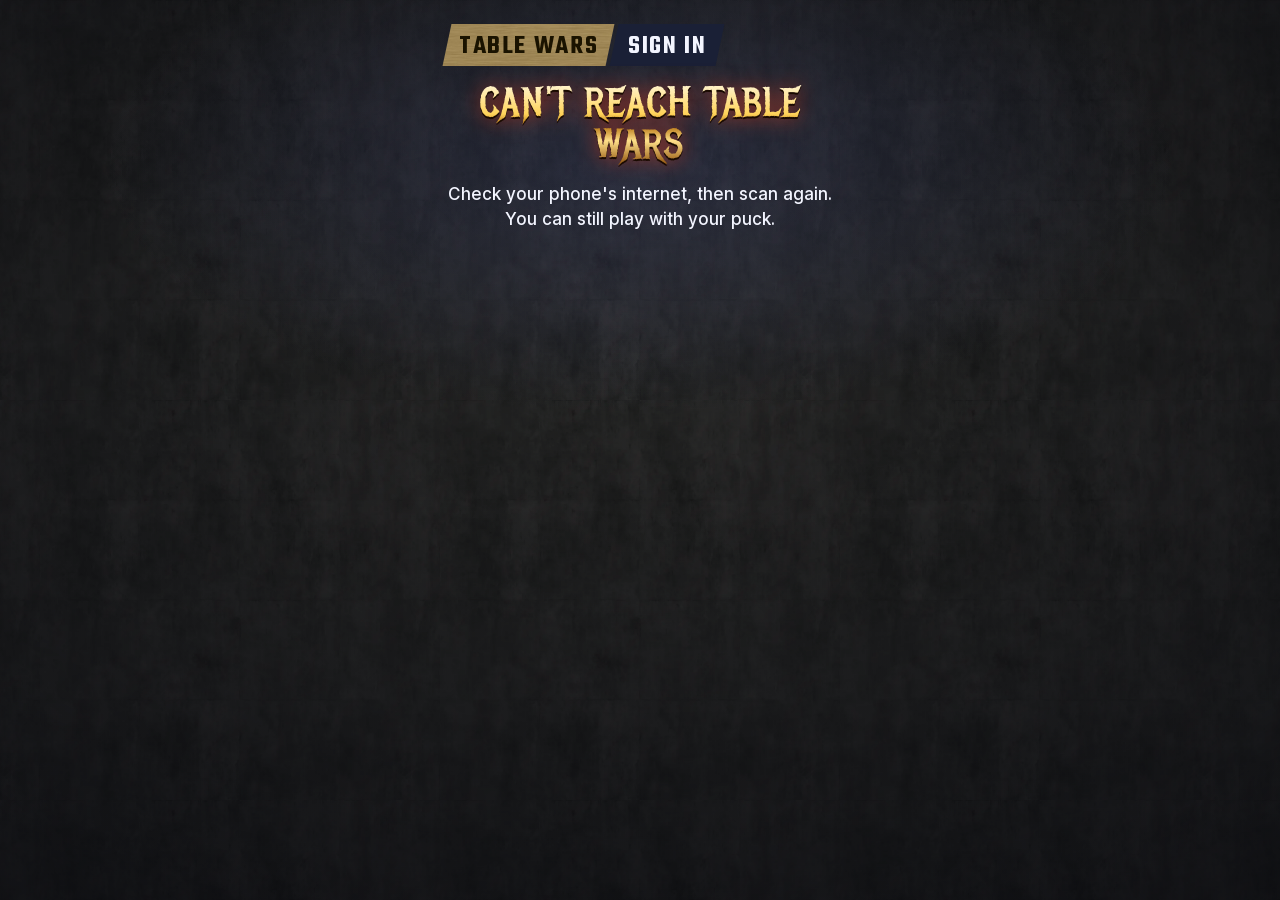
<file: index.html>
<!doctype html>
<html lang="en">
<head>
  <script>/* the page is served for /s/<CODE> too (GitHub Pages 404.html): every file loads from the site's own folder */
  (function () { var p = location.pathname, i = p.search(/\/(s|f)\//); document.write('<base href="' + (i >= 0 ? p.slice(0, i + 1) : p.replace(/[^/]*$/, '')) + '">'); })();</script>
<meta charset="utf-8">
<meta name="viewport" content="width=device-width, initial-scale=1, viewport-fit=cover">
<meta name="theme-color" content="#07080d">
<meta name="robots" content="noindex">
<title>Sign In · Table Wars</title>
<!-- THE PLAYER SITE: what a Table Wars seat QR opens (/s/<CODE>?seat=S) on any internet, mobile data included.
     Plain static files: every font and picture is in this folder. 404.html is this same page (GitHub Pages
     serves it for /s/<CODE>), so the base below points the files at the folder whatever the address is. -->
<script>
  (function () {
    var p = location.pathname, m = p.match(/^(.*?\/)(?:s|f|link)(?:\/[^\/]*)?\/?$/);
    document.write('<base href="' + (m ? m[1] : p.replace(/[^\/]*$/, '')) + '">');
  })();
</script>
<link rel="stylesheet" href="fonts/fonts.css">
<link rel="stylesheet" href="style.css">
</head>
<body>
<main id="app" class="pg"><div class="bug"><b><i>TABLE WARS</i></b><span><i>SIGN IN</i></span></div></main>
<div class="tabs" id="tabs" hidden><nav><a data-tab="card" href="#card"><i>MY CARD</i></a><a data-tab="friends" href="#friends"><i>FRIENDS</i></a><a data-tab="settings" href="#settings"><i>SETTINGS</i></a></nav></div>
<script src="config.js"></script>
<script src="landing.js"></script>
<script src="card.js"></script>
<script src="formats.js"></script>
<script src="qrcode.js"></script>
<script src="app.js"></script>
</body>
</html>
</file>
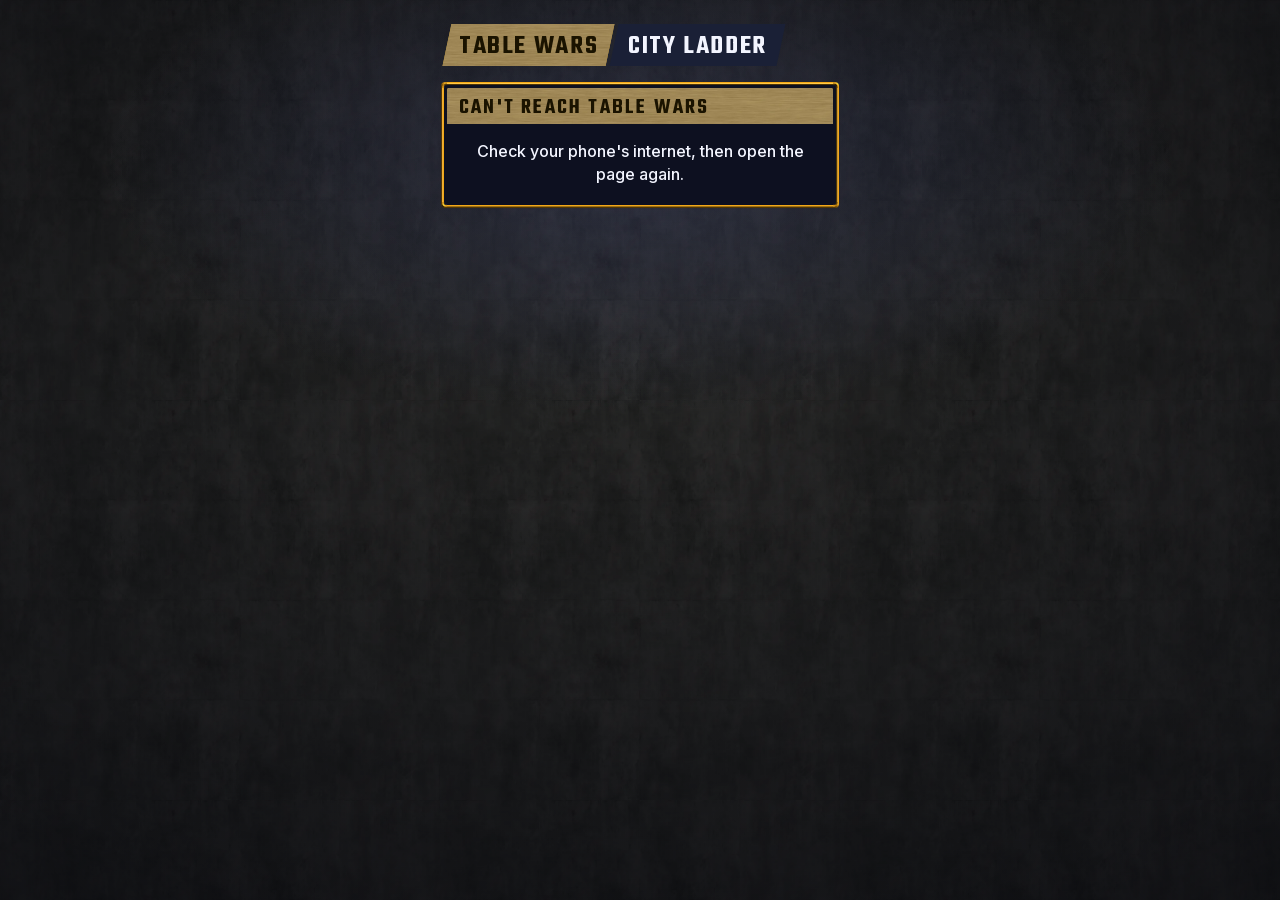
<file: city.html>
<!doctype html>
<html lang="en">
<head>
<meta charset="utf-8">
<meta name="viewport" content="width=device-width, initial-scale=1, viewport-fit=cover">
<meta name="theme-color" content="#07080d">
<meta name="robots" content="noindex">
<title>City Ladder · Table Wars</title>
<!-- G3 THE CITY LADDER (Austin 2026-11-10, the seven-features page feature 6): city.html lists the cities with 3 or more
     Table Wars venues; city.html?c=<city key> is that city's ladder this month (LAST MONTH one tap away): each venue's
     online wins against the other venues of the city, the losses beside them (the tie rule: fewer losses, then who
     got there first). ?v=<venue> lights that venue's row. Plain static files; the page asks tw_lad_phone with the
     public anon key (config.js). -->
<link rel="stylesheet" href="fonts/fonts.css">
<link rel="stylesheet" href="style.css">
<style>
  #ladder .row b, #cities .row b { white-space:normal; overflow-wrap:anywhere; line-height:1.05; }
  #ladder .row .pl { font:800 26px/1 var(--mono); color:var(--brass); min-width:34px; text-align:center; }
  #ladder .row { grid-template-columns:auto minmax(0, 1fr) auto; }
  #ladder .months { display:flex; gap:8px; justify-content:center; padding:10px 12px 8px; }
  #ladder .months .tlink { font:600 18px/1 var(--label); letter-spacing:.06em; color:var(--gold); background:#14110a; border:0; border-radius:6px; padding:8px 12px 5px; cursor:pointer; }
  #ladder .months + .row { border-top:1px solid var(--line); }
  #ladder .row .w { font:700 22px/1 var(--mono); color:var(--gold); white-space:nowrap; }
</style>
</head>
<body>
<main id="app" class="pg"><div class="bug"><b><i>TABLE WARS</i></b><span><i>CITY LADDER</i></span></div></main>
<script src="config.js"></script>
<script src="landing.js"></script>
<script src="city.js"></script>
</body>
</html>
</file>
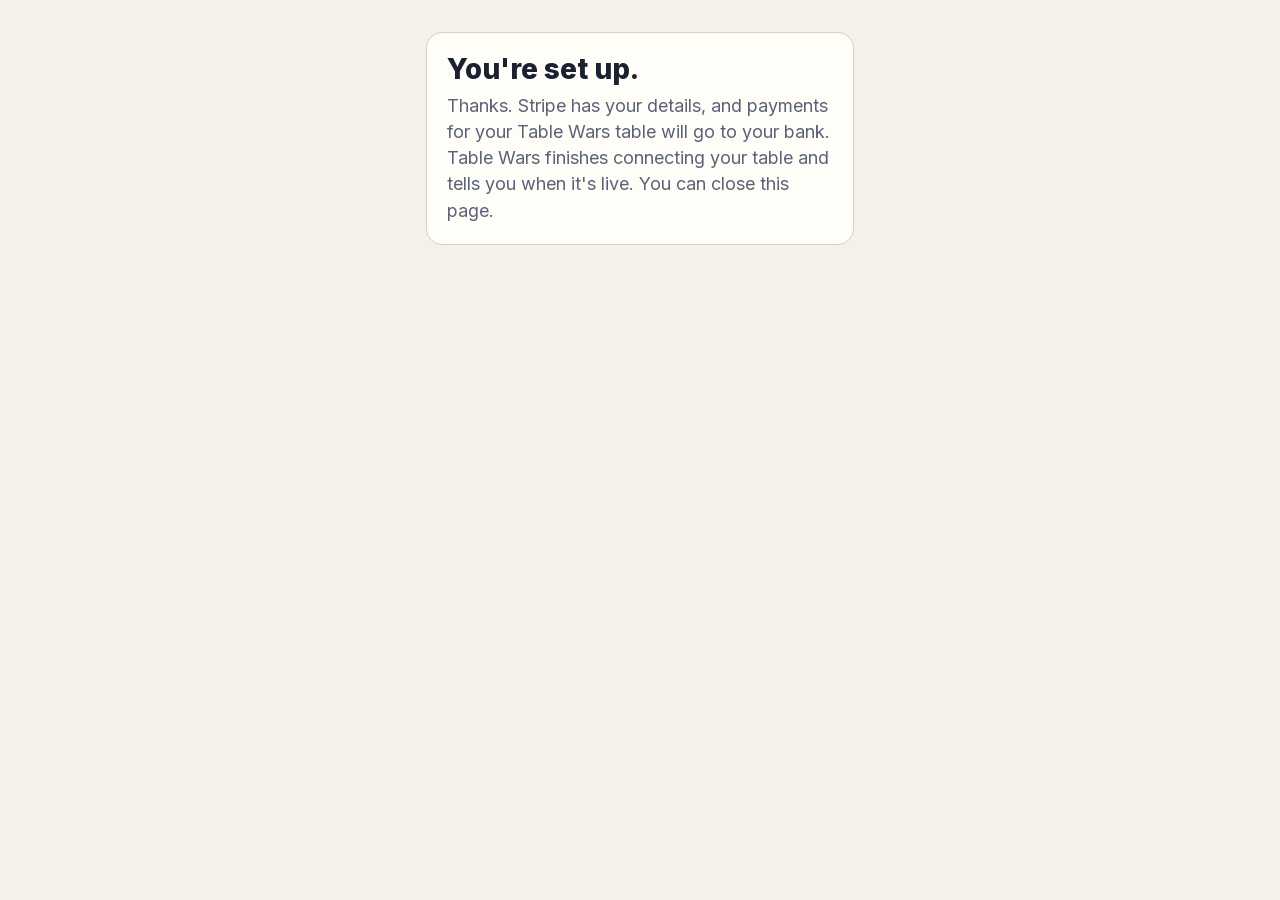
<file: connect-done.html>
<!doctype html>
<html lang="en">
<head>
<meta charset="utf-8">
<meta name="viewport" content="width=device-width, initial-scale=1">
<title>Table Wars: All Set</title>
<link rel="stylesheet" href="fonts/fonts.css">
<style>
:root { --bg:#f4f1ea; --card:#fffdf8; --ink:#1b2130; --dim:#5a6377; --line:#d8d0c0; --body:"Inter", "Helvetica Neue", Arial, sans-serif; }
* { box-sizing:border-box; margin:0; }
body { background:var(--bg); color:var(--ink); font:400 18px/1.45 var(--body); }
main { max-width:460px; margin:0 auto; padding:32px 16px; }
section { background:var(--card); border:1px solid var(--line); border-radius:16px; padding:20px; }
h1 { font:800 28px/1.15 var(--body); margin-bottom:8px; }
p { color:var(--dim); }
</style>
</head>
<body><main><section><h1>You're set up.</h1><p>Thanks. Stripe has your details, and payments for your Table Wars table will go to your bank. Table Wars finishes connecting your table and tells you when it's live. You can close this page.</p></section></main></body>
</html>
</file>
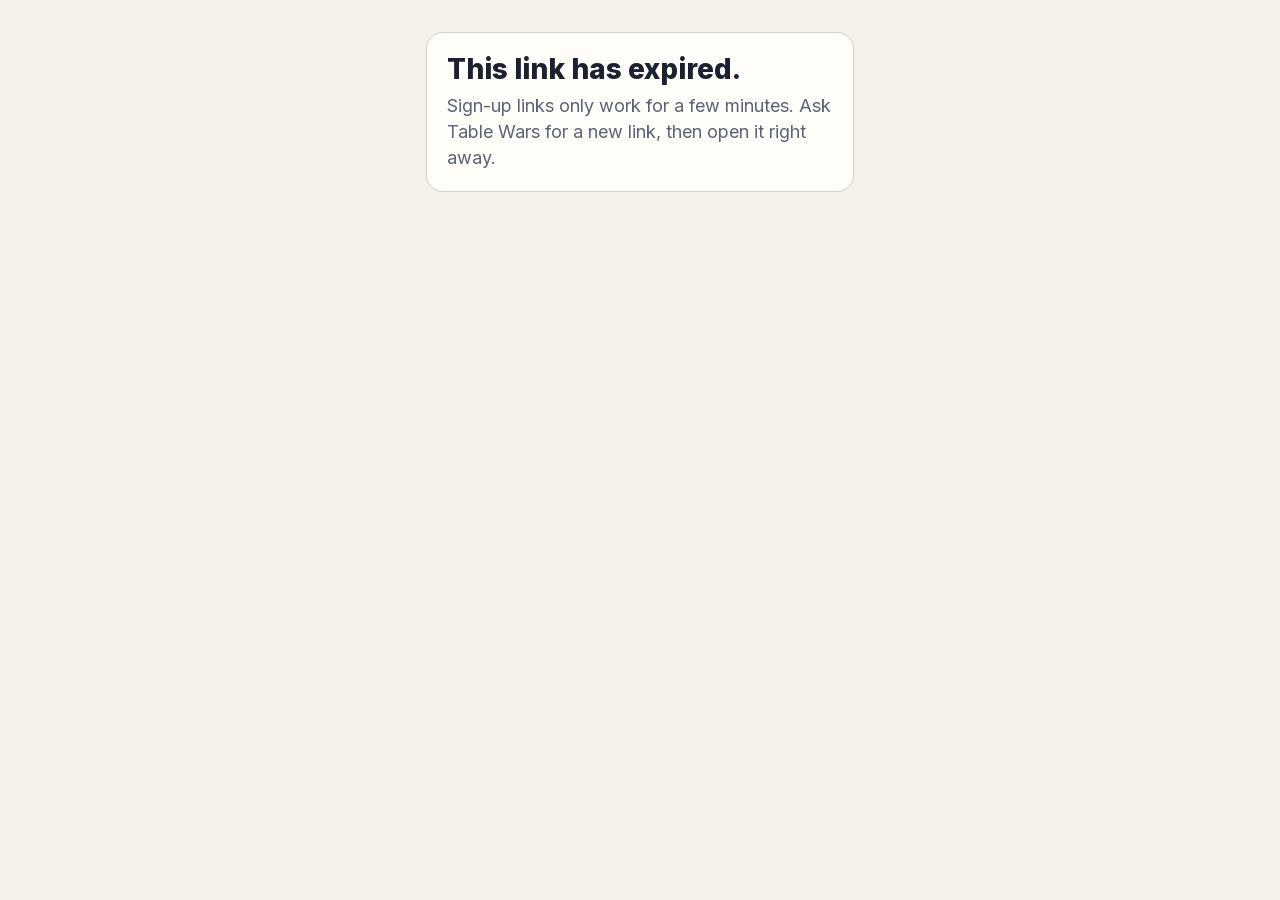
<file: connect-expired.html>
<!doctype html>
<html lang="en">
<head>
<meta charset="utf-8">
<meta name="viewport" content="width=device-width, initial-scale=1">
<title>Table Wars: Link Expired</title>
<link rel="stylesheet" href="fonts/fonts.css">
<style>
:root { --bg:#f4f1ea; --card:#fffdf8; --ink:#1b2130; --dim:#5a6377; --line:#d8d0c0; --body:"Inter", "Helvetica Neue", Arial, sans-serif; }
* { box-sizing:border-box; margin:0; }
body { background:var(--bg); color:var(--ink); font:400 18px/1.45 var(--body); }
main { max-width:460px; margin:0 auto; padding:32px 16px; }
section { background:var(--card); border:1px solid var(--line); border-radius:16px; padding:20px; }
h1 { font:800 28px/1.15 var(--body); margin-bottom:8px; }
p { color:var(--dim); }
</style>
</head>
<body><main><section><h1>This link has expired.</h1><p>Sign-up links only work for a few minutes. Ask Table Wars for a new link, then open it right away.</p></section></main></body>
</html>
</file>
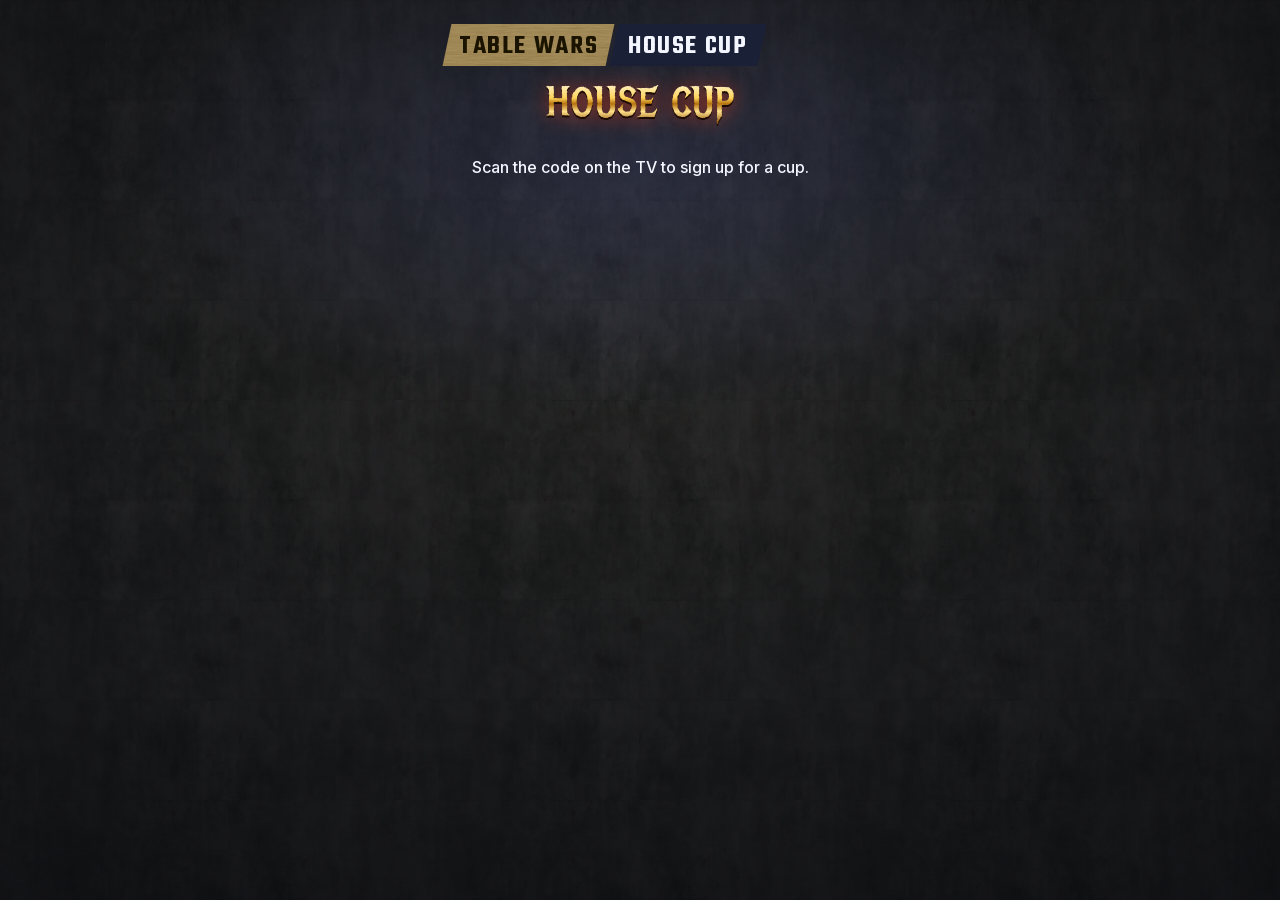
<file: cup.html>
<!doctype html>
<html lang="en">
<head>
<meta charset="utf-8">
<meta name="viewport" content="width=device-width, initial-scale=1, viewport-fit=cover">
<meta name="theme-color" content="#07080d">
<meta name="robots" content="noindex">
<title>House Cup · Table Wars</title>
<!-- C2 CUP MONEY (Austin 2026-11-07 "yep"): a HOUSE CUP's phone sign-up (cup.html?c=<CODE>, the QR on the TV's SIGN
     UP): the cup, its entry fee and its prizes, a name, ENTER (with a fee: the venue box's own payment page), then
     where this phone stands (IN, ON THE WAITLIST, UNPAID: pay at the counter, REFUNDED). Plain static files; the page
     asks the cloud's cup function tw_cup_phone with the public anon key (config.js). -->
<link rel="stylesheet" href="fonts/fonts.css">
<link rel="stylesheet" href="style.css">
<link rel="stylesheet" href="gift.css">
</head>
<body>
<main id="app" class="pg"><div class="bug"><b><i>TABLE WARS</i></b><span><i>HOUSE CUP</i></span></div></main>
<script src="config.js"></script>
<script src="cup.js"></script>
</body>
</html>
</file>
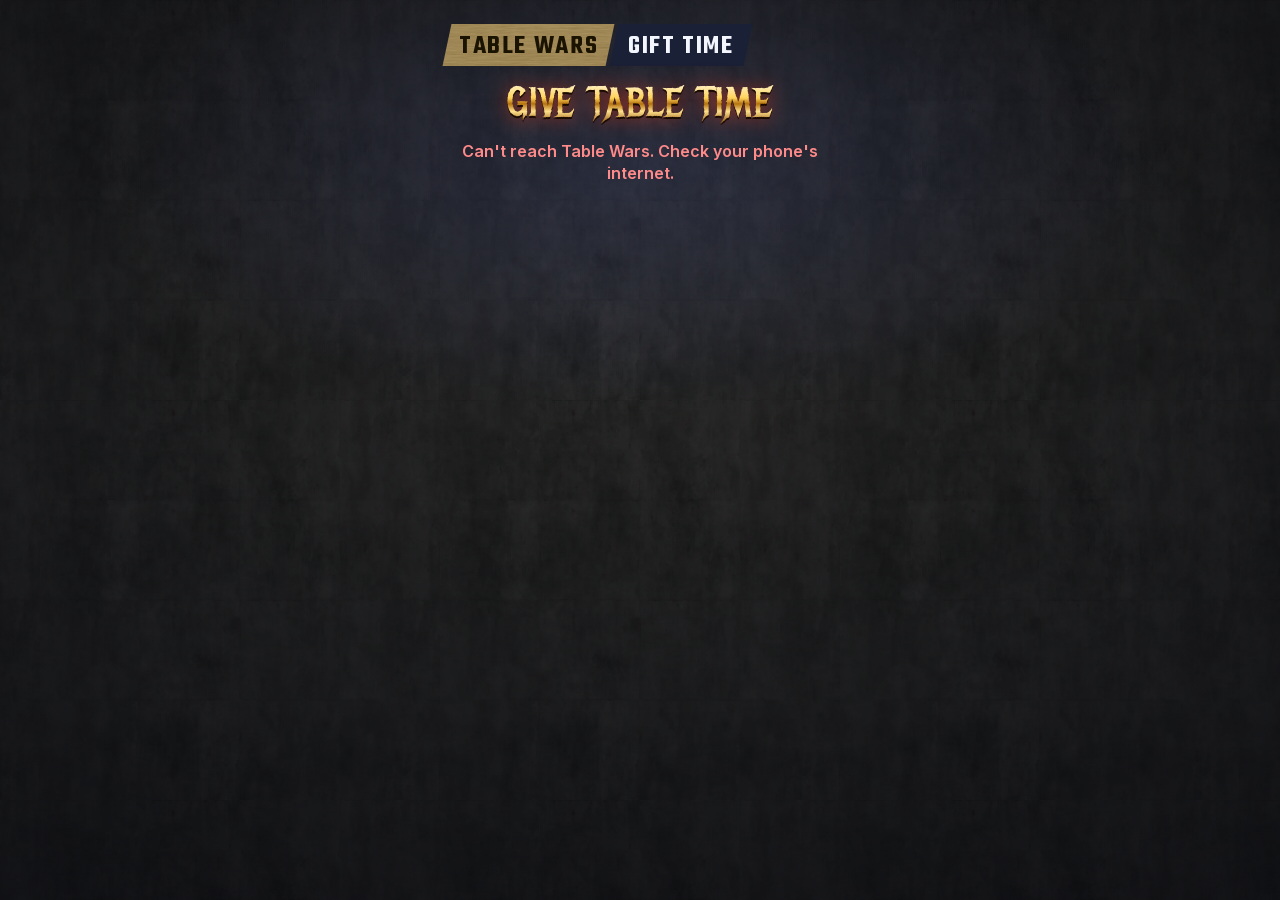
<file: gift.html>
<!doctype html>
<html lang="en">
<head>
<meta charset="utf-8">
<meta name="viewport" content="width=device-width, initial-scale=1, viewport-fit=cover">
<meta name="theme-color" content="#07080d">
<meta name="robots" content="noindex">
<title>Give Table Time · Table Wars</title>
<!-- F4 GIFT AND PREPAID TABLE TIME (Austin 2026-11-07): GIVE TABLE TIME for a venue (gift.html, ?v=<venue>), the buyer
     back from the payment page (?o=<order>), and THE GIFT PAGE a buyer sends (?g=<the gift's secret>). Plain static
     files; the page asks the cloud's gift function tw_gt_phone with the public anon key (config.js). -->
<link rel="stylesheet" href="fonts/fonts.css">
<link rel="stylesheet" href="style.css">
<link rel="stylesheet" href="gift.css">
</head>
<body>
<main id="app" class="pg"><div class="bug"><b><i>TABLE WARS</i></b><span><i>GIFT TIME</i></span></div></main>
<script src="config.js"></script>
<script src="gift.js"></script>
</body>
</html>
</file>
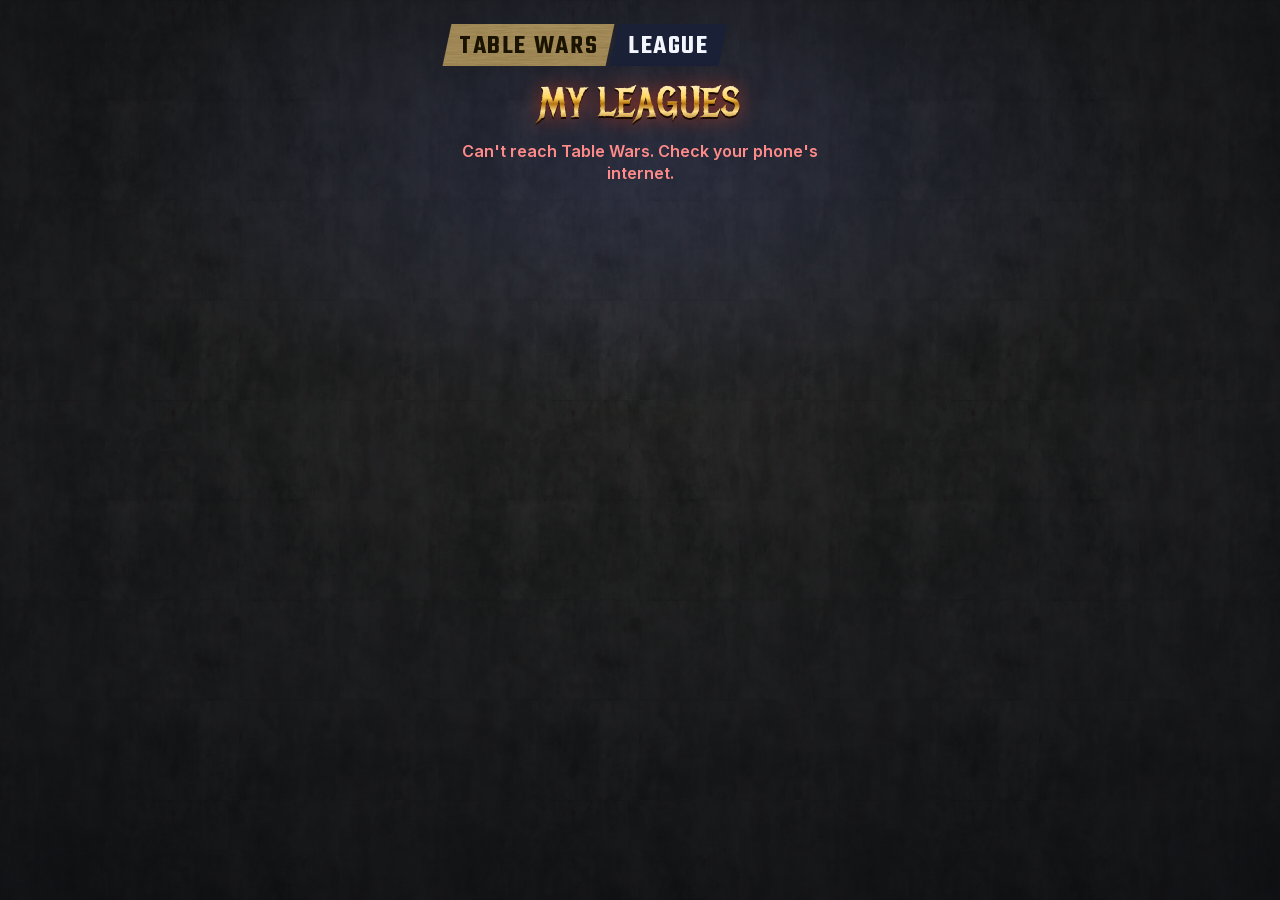
<file: league.html>
<!doctype html>
<html lang="en">
<head>
<meta charset="utf-8">
<meta name="viewport" content="width=device-width, initial-scale=1, viewport-fit=cover">
<meta name="theme-color" content="#07080d">
<meta name="robots" content="noindex">
<title>League · Table Wars</title>
<!-- C4 LEAGUES (Austin 2026-11-07 "proceed how u deem necessary"): league.html?l=<LEAGUE> (the QR on a venue TV's
     poster): MAKE A TEAM (a captain with a profile; an online league: pick your venue), PAY the team's fee (the venue
     box's own payment page), then MY LEAGUE: the standings, my team (the captain removes a player, passes the captain
     role, shares the team link), the next fixture (opponent, night, venue), results so far, MOVE FIXTURE (captains,
     both agree, a night that week); league.html?l=<LEAGUE>&t=<CODE> = the team link (JOIN); league.html = my leagues
     and my past seasons. Plain static files; the page asks the cloud's tw_lg_phone with the public anon key
     (config.js) and this phone's profile token; a venue box answers every request. -->
<link rel="stylesheet" href="fonts/fonts.css">
<link rel="stylesheet" href="style.css">
<link rel="stylesheet" href="gift.css">
<link rel="stylesheet" href="ocup.css">
<link rel="stylesheet" href="league.css">
</head>
<body>
<main id="app" class="pg"><div class="bug"><b><i>TABLE WARS</i></b><span><i>LEAGUE</i></span></div></main>
<script src="config.js"></script>
<script src="league.js"></script>
</body>
</html>
</file>
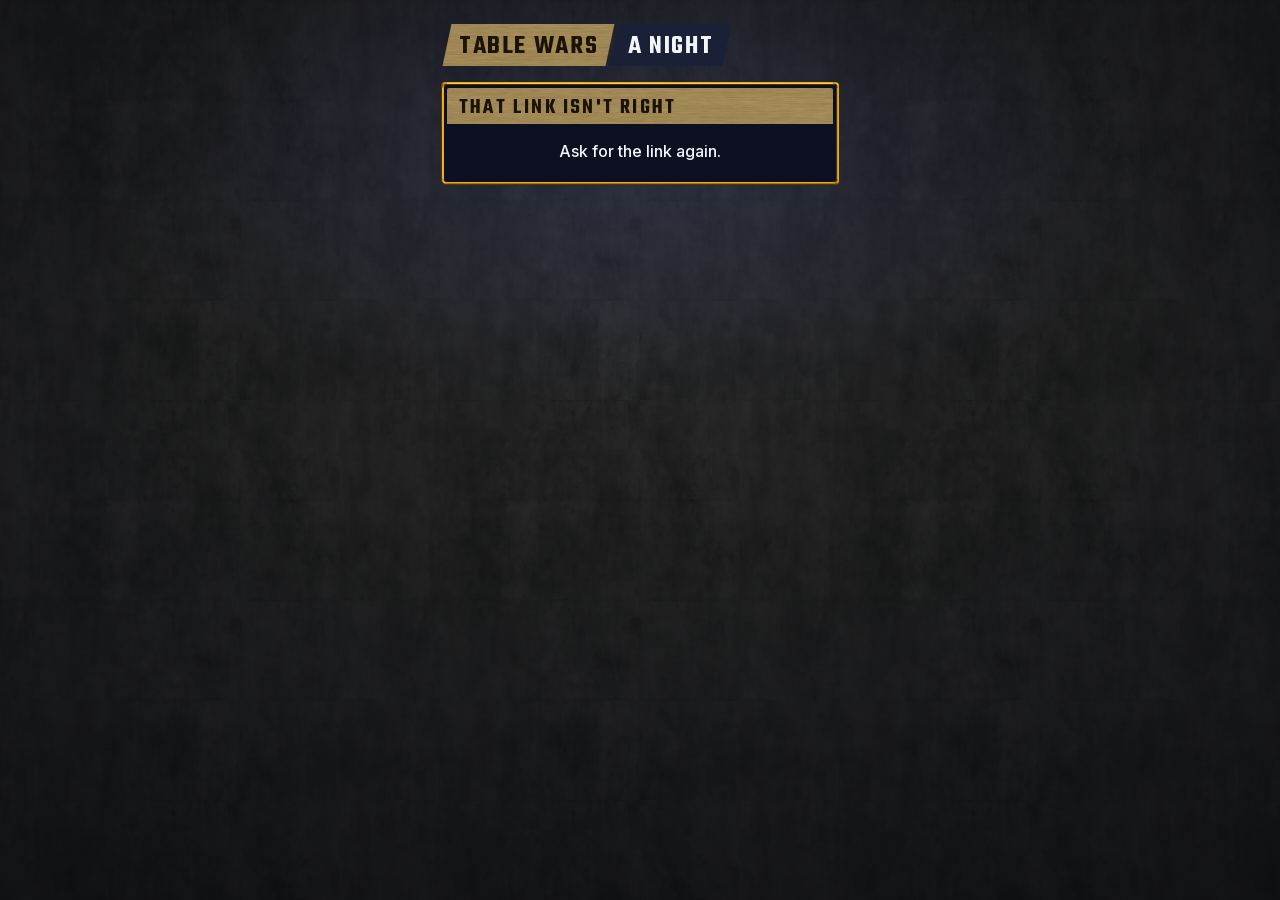
<file: night.html>
<!doctype html>
<html lang="en">
<head>
<meta charset="utf-8">
<meta name="viewport" content="width=device-width, initial-scale=1, viewport-fit=cover">
<meta name="theme-color" content="#07080d">
<meta name="robots" content="noindex">
<title>A Night · Table Wars</title>
<!-- G2 YOUR NIGHT (Austin 2026-11-10, the seven-features page feature 3): one player's shared night (night.html?n=<id>,
     the link SHARE copies on MY CARD). Numbers only: the night's games, wins, new bests, tonight's head to head (the
     opponents by the names the TV showed, never their record), the crown. Plain static files; the page asks the
     cloud's tw_night_phone ('shared', no token) with the public anon key (config.js). The same rows as MY CARD
     (card.js nightCard). -->
<link rel="stylesheet" href="fonts/fonts.css">
<link rel="stylesheet" href="style.css">
</head>
<body>
<main id="app" class="pg"><div class="bug"><b><i>TABLE WARS</i></b><span><i>A NIGHT</i></span></div></main>
<script src="config.js"></script>
<script src="landing.js"></script>
<script src="card.js"></script>
<script src="night.js"></script>
</body>
</html>
</file>
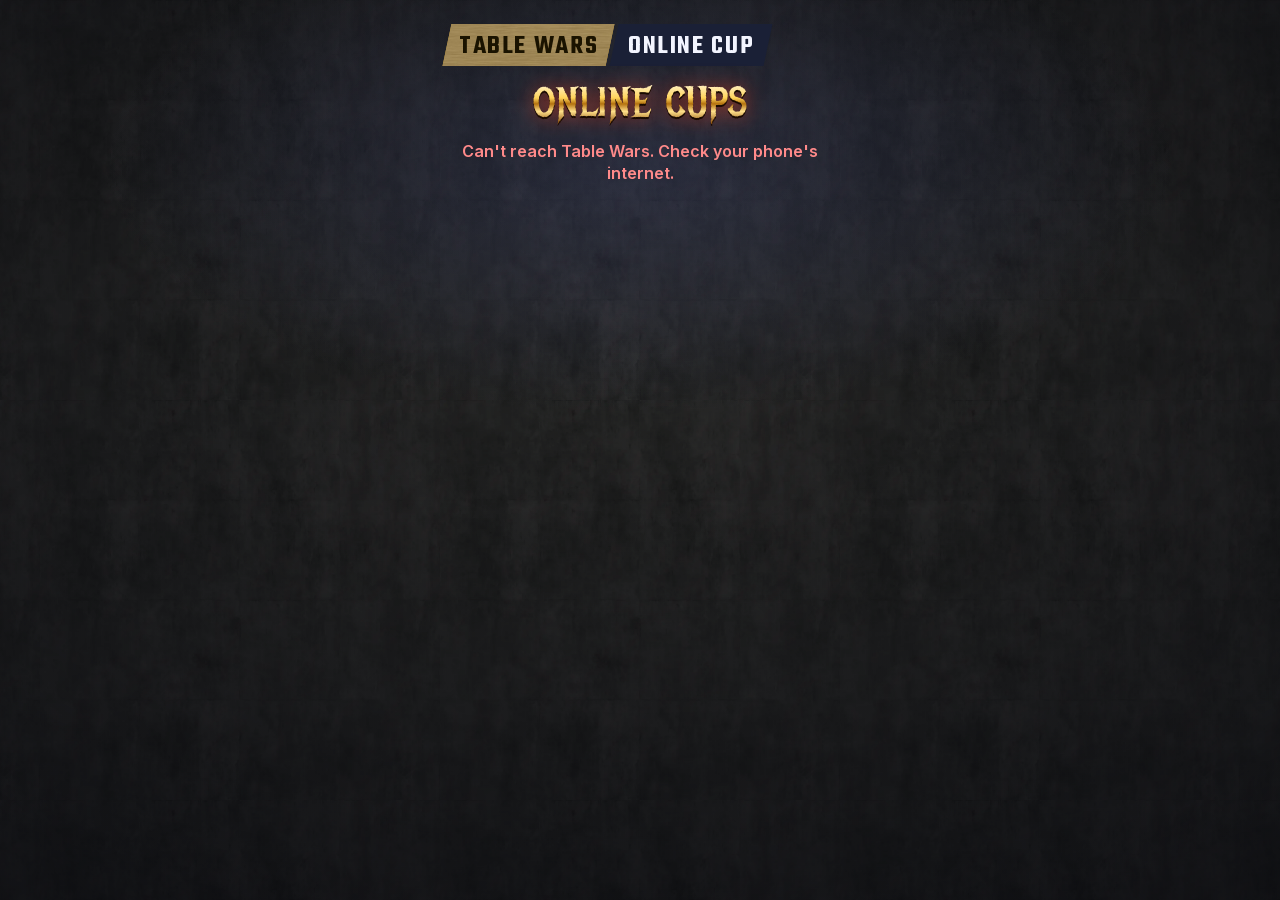
<file: ocup.html>
<!doctype html>
<html lang="en">
<head>
<meta charset="utf-8">
<meta name="viewport" content="width=device-width, initial-scale=1, viewport-fit=cover">
<meta name="theme-color" content="#07080d">
<meta name="robots" content="noindex">
<title>Online Cup · Table Wars</title>
<!-- C3 THE ONLINE CUP (Austin 2026-11-07 "proceed how u deem necessary"): ocup.html?c=<CUP> (the QR on a venue TV's
     poster): the cup, your venue, your name, PAY AND ENTER (the venue box's own payment page, at the cup's split),
     CHECK IN AT THE TV, then YOUR PATH (your matches, the bracket you're in, who's next and where, the best place still
     open) and SEE THE WHOLE CUP; ocup.html = the upcoming cups and MY CUP PLACES. Plain static files; the page asks the
     cloud's online cup function tw_ocup_phone with the public anon key (config.js) and this phone's profile token. -->
<link rel="stylesheet" href="fonts/fonts.css">
<link rel="stylesheet" href="style.css">
<link rel="stylesheet" href="gift.css">
<link rel="stylesheet" href="ocup.css">
</head>
<body>
<main id="app" class="pg"><div class="bug"><b><i>TABLE WARS</i></b><span><i>ONLINE CUP</i></span></div></main>
<script src="config.js"></script>
<script src="ocup.js"></script>
</body>
</html>
</file>
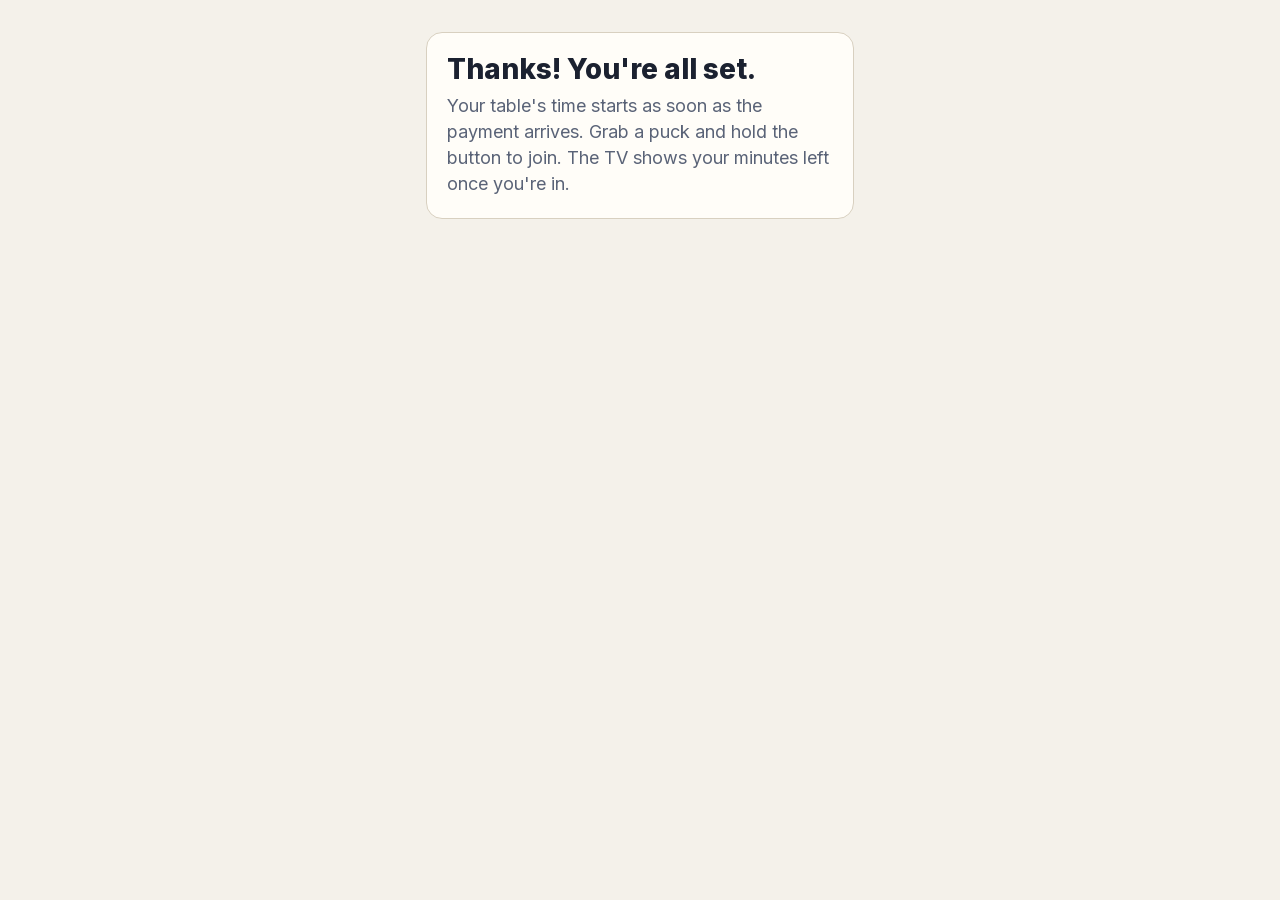
<file: pay-done.html>
<!doctype html>
<html lang="en">
<head>
<meta charset="utf-8">
<meta name="viewport" content="width=device-width, initial-scale=1">
<title>Payment Done</title>
<!-- Where a real Stripe checkout returns a phone (TW_BAYS_SUCCESS_URL on the venue box): a phone on mobile data cannot
     reach the box, so this page lives here. It only says thanks: the box checks the payment with Stripe itself. -->
<link rel="stylesheet" href="fonts/fonts.css">
<style>
:root { --bg:#f4f1ea; --card:#fffdf8; --ink:#1b2130; --dim:#5a6377; --line:#d8d0c0; --body:"Inter", "Helvetica Neue", Arial, sans-serif; }
* { box-sizing:border-box; margin:0; }
body { background:var(--bg); color:var(--ink); font:400 18px/1.45 var(--body); }
main { max-width:460px; margin:0 auto; padding:32px 16px; }
section { background:var(--card); border:1px solid var(--line); border-radius:16px; padding:20px; }
h1 { font:800 28px/1.15 var(--body); margin-bottom:8px; }
p { color:var(--dim); }
</style>
</head>
<body><main><section><h1>Thanks! You're all set.</h1><p>Your table's time starts as soon as the payment arrives. Grab a puck and hold the button to join. The TV shows your minutes left once you're in.</p></section></main></body>
</html>
</file>
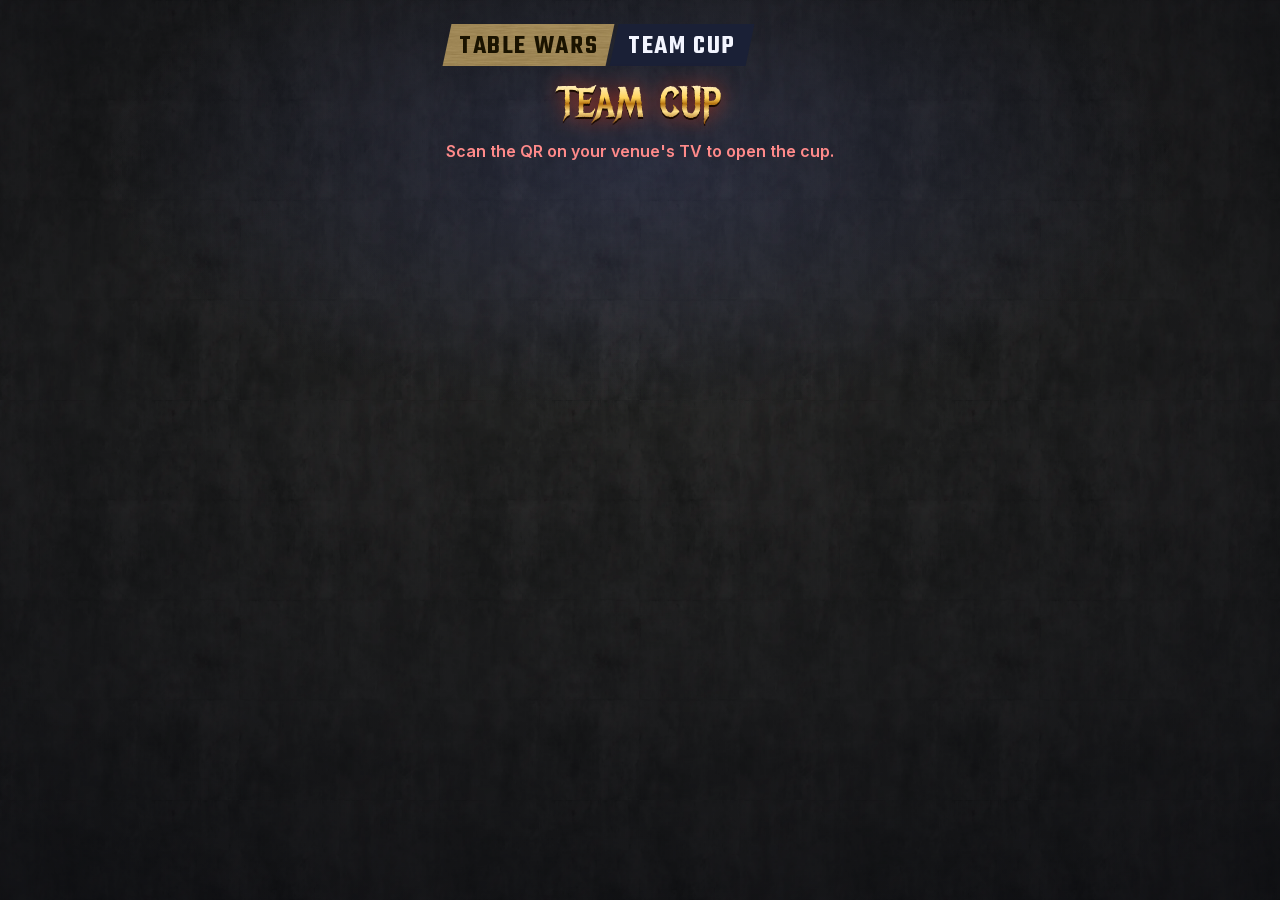
<file: tcup.html>
<!doctype html>
<html lang="en">
<head>
<meta charset="utf-8">
<meta name="viewport" content="width=device-width, initial-scale=1, viewport-fit=cover">
<meta name="theme-color" content="#07080d">
<meta name="robots" content="noindex">
<title>Team Cup · Table Wars</title>
<!-- C5 THE TEAM CUP (Austin 2026-11-08: "yes" to the plan's TEAM CUP picks): tcup.html?c=<CUP>[&v=<VENUE>][&j=<LINK>]
     (the QR on a venue TV's poster, or a teammate's link): MAKE THE TEAM (its name, I PAY IT ALL or SPLIT IT), the
     team link, JOIN (a player, or a sub), each player's share on the venue box's own payment page, the captain's
     TONIGHT'S LINE-UP (a sub steps in up to the start of each round), CHECK IN AT THE TV, then YOUR PATH (each round's
     score, your board, the venue you play next, your board and table, the best place still open) and the final place.
     Plain static files; the page asks the cloud's team cup function tw_tcup_phone with the public anon key (config.js)
     and this phone's profile token. -->
<link rel="stylesheet" href="fonts/fonts.css">
<link rel="stylesheet" href="style.css">
<link rel="stylesheet" href="gift.css">
<link rel="stylesheet" href="ocup.css">
<link rel="stylesheet" href="tcup.css">
</head>
<body>
<main id="app" class="pg"><div class="bug"><b><i>TABLE WARS</i></b><span><i>TEAM CUP</i></span></div></main>
<script src="config.js"></script>
<script src="tcup.js"></script>
</body>
</html>
</file>
<file: fonts/fonts.css>
/* Table Wars /tv shell fonts, self-hosted (OFFLINE ASSETS LAW: the TV loads nothing
   from the internet; a Google Fonts link hung a game ~50 s at a venue with no uplink).
   Served from /static/shell/fonts/fonts.css; urls are relative to this file.
   CREDITS: Metal Mania (Open Window), Teko (Indian Type Foundry), Anton (Vernon Adams),
   Inter (Rasmus Andersson), JetBrains Mono (JetBrains). All SIL Open Font License 1.1,
   see OFL.txt. Downloaded from fonts.googleapis.com (latin + latin-ext) 2026-10-06.
   Teko / Inter / JetBrains Mono are variable fonts: one file covers the weight range.
   font-display: block everywhere. Files are local so the block window is a few ms and
   titles never flash a fallback face. */
/* Metal Mania 400 latin */
@font-face {
  font-family: 'Metal Mania';
  font-style: normal;
  font-weight: 400;
  font-display: block;
  src: url('metal-mania-400.woff2') format('woff2');
  unicode-range: U+0000-00FF, U+0131, U+0152-0153, U+02BB-02BC, U+02C6, U+02DA, U+02DC, U+0304, U+0308, U+0329, U+2000-206F, U+20AC, U+2122, U+2191, U+2193, U+2212, U+2215, U+FEFF, U+FFFD;
}
/* Metal Mania 400 latin-ext */
@font-face {
  font-family: 'Metal Mania';
  font-style: normal;
  font-weight: 400;
  font-display: block;
  src: url('metal-mania-400-ext.woff2') format('woff2');
  unicode-range: U+0100-02BA, U+02BD-02C5, U+02C7-02CC, U+02CE-02D7, U+02DD-02FF, U+0304, U+0308, U+0329, U+1D00-1DBF, U+1E00-1E9F, U+1EF2-1EFF, U+2020, U+20A0-20AB, U+20AD-20C4, U+2113, U+2C60-2C7F, U+A720-A7FF;
}
/* Metal Mania 400: the curly apostrophes (C2 / F4b, 2026-11-08). The font's own U+2019 / U+2018 glyphs draw
   nothing a title shows: "CAN\2019T" read as "CANT", the capitals round it reach ~80 units over the small tick:
   T's crossbar both ways), so every title's curly apostrophe uses this file: Metal Mania's own straight apostrophe
   alone, mapped to U+2018, U+2019 and U+2032, moved 60 units right in a 300-unit advance so no capital beside it covers
   it (fontTools subset, the same OFL licence). Declared after the two faces above, so for these three characters it is
   the one the browser uses (the last rule wins). Shell titles use the curly apostrophe. */
@font-face {
  font-family: 'Metal Mania';
  font-style: normal;
  font-weight: 400;
  font-display: block;
  src: url('metal-mania-400-apos.woff2') format('woff2');
  unicode-range: U+2018-2019, U+2032;
}
/* Teko 500-700 latin */
@font-face {
  font-family: 'Teko';
  font-style: normal;
  font-weight: 500 700;
  font-display: block;
  src: url('teko-500-700.woff2') format('woff2');
  unicode-range: U+0000-00FF, U+0131, U+0152-0153, U+02BB-02BC, U+02C6, U+02DA, U+02DC, U+0304, U+0308, U+0329, U+2000-206F, U+20AC, U+2122, U+2191, U+2193, U+2212, U+2215, U+FEFF, U+FFFD;
}
/* Teko 500-700 latin-ext */
@font-face {
  font-family: 'Teko';
  font-style: normal;
  font-weight: 500 700;
  font-display: block;
  src: url('teko-500-700-ext.woff2') format('woff2');
  unicode-range: U+0100-02BA, U+02BD-02C5, U+02C7-02CC, U+02CE-02D7, U+02DD-02FF, U+0304, U+0308, U+0329, U+1D00-1DBF, U+1E00-1E9F, U+1EF2-1EFF, U+2020, U+20A0-20AB, U+20AD-20C4, U+2113, U+2C60-2C7F, U+A720-A7FF;
}
/* Anton 400 latin */
@font-face {
  font-family: 'Anton';
  font-style: normal;
  font-weight: 400;
  font-display: block;
  src: url('anton-400.woff2') format('woff2');
  unicode-range: U+0000-00FF, U+0131, U+0152-0153, U+02BB-02BC, U+02C6, U+02DA, U+02DC, U+0304, U+0308, U+0329, U+2000-206F, U+20AC, U+2122, U+2191, U+2193, U+2212, U+2215, U+FEFF, U+FFFD;
}
/* Anton 400 latin-ext */
@font-face {
  font-family: 'Anton';
  font-style: normal;
  font-weight: 400;
  font-display: block;
  src: url('anton-400-ext.woff2') format('woff2');
  unicode-range: U+0100-02BA, U+02BD-02C5, U+02C7-02CC, U+02CE-02D7, U+02DD-02FF, U+0304, U+0308, U+0329, U+1D00-1DBF, U+1E00-1E9F, U+1EF2-1EFF, U+2020, U+20A0-20AB, U+20AD-20C4, U+2113, U+2C60-2C7F, U+A720-A7FF;
}
/* Inter 400-800 latin */
@font-face {
  font-family: 'Inter';
  font-style: normal;
  font-weight: 400 800;
  font-display: block;
  src: url('inter-400-800.woff2') format('woff2');
  unicode-range: U+0000-00FF, U+0131, U+0152-0153, U+02BB-02BC, U+02C6, U+02DA, U+02DC, U+0304, U+0308, U+0329, U+2000-206F, U+20AC, U+2122, U+2191, U+2193, U+2212, U+2215, U+FEFF, U+FFFD;
}
/* Inter 400-800 latin-ext */
@font-face {
  font-family: 'Inter';
  font-style: normal;
  font-weight: 400 800;
  font-display: block;
  src: url('inter-400-800-ext.woff2') format('woff2');
  unicode-range: U+0100-02BA, U+02BD-02C5, U+02C7-02CC, U+02CE-02D7, U+02DD-02FF, U+0304, U+0308, U+0329, U+1D00-1DBF, U+1E00-1E9F, U+1EF2-1EFF, U+2020, U+20A0-20AB, U+20AD-20C4, U+2113, U+2C60-2C7F, U+A720-A7FF;
}
/* JetBrains Mono 600-800 latin */
@font-face {
  font-family: 'JetBrains Mono';
  font-style: normal;
  font-weight: 600 800;
  font-display: block;
  src: url('jetbrains-mono-600-800.woff2') format('woff2');
  unicode-range: U+0000-00FF, U+0131, U+0152-0153, U+02BB-02BC, U+02C6, U+02DA, U+02DC, U+0304, U+0308, U+0329, U+2000-206F, U+20AC, U+2122, U+2191, U+2193, U+2212, U+2215, U+FEFF, U+FFFD;
}
/* JetBrains Mono 600-800 latin-ext */
@font-face {
  font-family: 'JetBrains Mono';
  font-style: normal;
  font-weight: 600 800;
  font-display: block;
  src: url('jetbrains-mono-600-800-ext.woff2') format('woff2');
  unicode-range: U+0100-02BA, U+02BD-02C5, U+02C7-02CC, U+02CE-02D7, U+02DD-02FF, U+0304, U+0308, U+0329, U+1D00-1DBF, U+1E00-1E9F, U+1EF2-1EFF, U+2020, U+20A0-20AB, U+20AD-20C4, U+2113, U+2C60-2C7F, U+A720-A7FF;
}
</file>
<file: style.css>
/* COPIED from server/static/me/me.css by server/scripts/sync_player_site.py (W44b): edit that file, then run
   the script. Picture paths point at this folder's art/. */
/* MY TABLE WARS phone pages (W24, built from the APPROVED mockups docs/design/profiles-v2/ph-*.html and their
   phone.css, Austin 2026-10-29). The /tv shell's look at phone size: its tokens and self-hosted fonts, the Ruby & Gold
   frames, the brushed-gold plates, the seat squares, Metal Mania titles. OFFLINE: every file comes from this box.
   docs/ux/UX-RULES.md section 8: one column, 16 px smallest text, 48 px smallest tap target, 3 bottom tabs,
   the first screen fits without scrolling. Below the mockup CSS (paths made absolute): the build's additions. */
:root {
  --void:#07080d; --stage:#0d1020; --steel:#1a2036; --line:#2b3354; --text:#f3f5ff; --dim:#b4bcdc;
  --brass:#ffcb3d; --hot:#ff3b3b;
  --p1:#3B82F6; --p2:#EC4899; --p3:#FBBF24; --p4:#22C55E;
  --display:"Metal Mania", "Anton", Impact, sans-serif;
  --label:"Teko", "Anton", "Arial Narrow", sans-serif;
  --body:"Inter", "Helvetica Neue", Arial, sans-serif;
  --mono:"JetBrains Mono", ui-monospace, Menlo, monospace;
  --gold:#c99a2e url('art/brushed-gold.webp') center/300px;
}
* { box-sizing:border-box; margin:0; }
html { background:var(--void); }
body { min-height:100vh; color:var(--text); font:400 16px/1.45 var(--body); overflow-x:hidden;
  background:#07080d url('art/concrete-black.webp') center top/400px; position:relative; }
body::before { content:""; position:fixed; inset:0; pointer-events:none; z-index:0; background:
  radial-gradient(60% 40% at 50% 18%, rgba(120,140,255,.14), transparent 70%),
  radial-gradient(90% 70% at 50% 40%, rgba(7,8,13,.2), rgba(7,8,13,.72)); }
/* one column; on a wide screen it stays phone-wide in the middle */
.pg { position:relative; z-index:1; max-width:430px; margin:0 auto; padding:14px 16px 28px; display:flex; flex-direction:column; gap:16px; }
.pg.tabbed { padding-bottom:96px; }
.sample { position:absolute; right:10px; top:4px; font:600 11px/1 var(--mono); color:rgba(255,255,255,.5); white-space:nowrap; z-index:3; }

/* TITLE top-left: the bug (TV: .bug), brushed-gold TABLE WARS + the steel page name */
.bug { display:flex; align-items:stretch; height:42px; font:600 27px/1 var(--label); letter-spacing:.06em; white-space:nowrap; margin:10px 0 0 6px; }
.bug b { background:var(--gold); color:#1a1300; padding:0 12px; display:flex; align-items:center; transform:skewX(-12deg); font-weight:600; }
.bug span { background:var(--steel); padding:0 14px; display:flex; align-items:center; transform:skewX(-12deg); margin-left:4px; color:var(--text); }
.bug b > i, .bug span > i { transform:skewX(12deg); font-style:normal; padding-top:3px; }
.where { font:500 16px/1.4 var(--body); color:var(--dim); }
.where em { font-style:normal; color:var(--brass); font-weight:600; }
.hl { font:400 40px/1.05 var(--display); text-transform:uppercase; letter-spacing:.02em; text-align:center; }
.metal { background:linear-gradient(180deg, #fff6d6 0%, #ffd35a 38%, #b4720f 52%, #ffe08a 70%, #8a4b05 100%); -webkit-background-clip:text; background-clip:text; color:transparent;
  filter:drop-shadow(0 2px 0 #1a0a00) drop-shadow(0 0 10px rgba(255,60,20,.55)); }
.line { font:500 17px/1.45 var(--body); color:var(--text); text-align:center; }
.line b { color:var(--brass); font-weight:700; }
.line.dim { color:var(--dim); }

/* BOTTOM TABS: at most 4 (here 3), the shell's skewed plates; the lit one is brushed gold */
.tabs { position:fixed; left:0; right:0; bottom:0; z-index:5; background:#0d1020; border-top:3px solid var(--brass); padding:8px 16px calc(8px + env(safe-area-inset-bottom, 0px)); }
.tabs nav { max-width:398px; margin:0 auto; display:grid; grid-template-columns:repeat(3, 1fr); gap:8px; }
.tabs a { display:flex; align-items:center; justify-content:center; height:52px; background:var(--steel); color:var(--text); transform:skewX(-12deg);
  font:600 22px/1 var(--label); letter-spacing:.08em; text-decoration:none; white-space:nowrap; box-shadow:inset 0 0 0 1px var(--line); }
.tabs a > i { transform:skewX(12deg); font-style:normal; padding-top:3px; }
.tabs a.on { background:var(--gold); color:#1a1300; box-shadow:none; }

/* BUTTONS (TV .btn): ONE primary = gold-filled; secondary = outlined; danger = red edge */
.btn { display:flex; align-items:center; justify-content:center; gap:10px; min-height:56px; padding:9px 18px 5px; border:6px solid transparent;
  border-image:url('art/rubygold-frame-bevel.webp') 34 / 6px / 0 stretch; border-radius:9px; background:#0d1020; background-clip:padding-box;
  font:600 26px/1 var(--label); letter-spacing:.1em; text-transform:uppercase; color:#ffe6a6; white-space:nowrap; text-align:center; }
.btn img { height:18px; width:auto; flex:none; margin-top:-4px; }
.btn.primary { background:var(--gold); background-clip:padding-box; color:#1a1300; box-shadow:0 0 0 2px var(--brass), 0 0 16px rgba(255,203,61,.5); }
.btn.sm { min-height:48px; min-width:48px; padding:6px 14px 2px; font-size:21px; border-width:4px; border-image-width:4px; }
.btn.hot { color:#fff; border-image:none; border:3px solid var(--hot); box-shadow:0 0 14px rgba(255,59,59,.45); }
.btn.hot.armed { background:color-mix(in srgb, var(--hot) 30%, #0d1020); }
.btn .n { font:800 18px/1 var(--mono); background:var(--hot); color:#fff; border-radius:12px; padding:4px 8px 3px; margin-top:-3px; }
.btns { display:flex; flex-direction:column; gap:12px; }
.btns.two { flex-direction:row; } .btns.two > * { flex:1 1 0; min-width:0; }
.tap { display:flex; align-items:center; justify-content:center; min-height:48px; font:600 17px/1 var(--body); color:var(--brass); text-decoration:underline; text-underline-offset:4px; }
.backrow { display:flex; justify-content:flex-start; }

/* BOARDS (TV: the results board + its brushed-gold title + rows) */
.board { background:#0d1020; border:6px solid transparent; border-image:url('art/rubygold-frame-round.webp') 34 / 6px / 0 stretch; border-radius:8px; overflow:hidden; }
.rbtitle { background:var(--gold); color:#1a1300; display:flex; align-items:center; justify-content:space-between; gap:8px; font:600 22px/1 var(--label); letter-spacing:.1em; padding:9px 12px 5px; text-transform:uppercase; white-space:nowrap; }
.rbtitle .c { font:800 17px/1 var(--mono); margin-top:-3px; }
/* F3: MY GAMES' title carries RIVALS and BESTS (small dark chips: no extra height on MY CARD) */
.rbtitle .tlinks { display:flex; gap:6px; margin:-4px 0 -1px; }
.rbtitle .tlink { font:600 17px/1 var(--label); letter-spacing:.06em; color:var(--gold); background:#14110a; border:0; border-radius:6px; padding:5px 9px 3px; cursor:pointer; }
.row { display:grid; grid-template-columns:minmax(0, 1fr) auto; gap:10px; align-items:center; padding:10px 12px; border-top:1px solid var(--line); min-height:68px; }
.rbtitle + .row { border-top:0; }
.row b { display:block; font:600 24px/1 var(--label); letter-spacing:.05em; text-transform:uppercase; white-space:nowrap; padding-top:3px; }
.row small { display:block; font:500 16px/1.35 var(--body); color:var(--dim); margin-top:2px; }
.row small em { font-style:normal; color:var(--brass); font-weight:600; }
.row .acts { display:flex; gap:8px; }
.row.lit { background:color-mix(in srgb, var(--brass) 12%, #0d1020); box-shadow:inset 4px 0 0 var(--brass); }
.more { display:flex; align-items:center; justify-content:center; min-height:52px; border-top:1px solid var(--line); font:600 20px/1 var(--label); letter-spacing:.1em; color:var(--brass); }

/* RANK: always labelled; the tier on the brushed-gold plate */
.tierp { display:inline-flex; align-items:center; justify-content:center; background:var(--gold); color:#1a1300; font:600 20px/1 var(--label); letter-spacing:.16em;
  padding:6px 9px 2px 11px; border-radius:4px; white-space:nowrap; }
.tierp.wait { background:var(--steel); color:var(--text); box-shadow:inset 0 0 0 1px var(--line); }
.rk { display:flex; align-items:center; gap:8px; flex-wrap:wrap; }
.rk .lbl { font:600 20px/1 var(--label); letter-spacing:.1em; color:var(--brass); padding-top:3px; white-space:nowrap; }
.rec { font:600 17px/1.2 var(--body); font-variant-numeric:tabular-nums; color:var(--text); white-space:nowrap; }
.rec.dim { color:var(--dim); font-weight:500; }

/* SEAT SQUARES (TV: WHO'S IN? .slot) */
.seats { display:grid; grid-template-columns:1fr 1fr; gap:12px; padding:0 6px; }
.seat { position:relative; min-height:176px; border-radius:8px; border:7px solid transparent;
  border-image:url('art/rubygold-frame-round.webp') 34 / 7px / 0 stretch;
  background:linear-gradient(180deg, color-mix(in srgb, var(--c) 34%, #0d1020), #0d1020 75%);
  box-shadow:0 0 18px color-mix(in srgb, var(--c) 45%, transparent), inset 0 0 0 2px var(--c);
  display:flex; flex-direction:column; align-items:center; justify-content:center; gap:2px; transform:skewX(-4deg); padding:10px 6px; }
.seat > * { transform:skewX(4deg); }
.seat .puck { width:52px; aspect-ratio:1; border-radius:50%; border:8px solid var(--c); box-shadow:0 0 16px var(--c), inset 0 0 10px var(--c); margin-bottom:6px; }
.seat .pn { font:700 44px/.9 var(--label); color:var(--c); text-shadow:0 3px 0 #000; }
.seat .name { font:600 26px/1 var(--label); letter-spacing:.06em; text-transform:uppercase; white-space:nowrap; padding-top:4px; }
.seat.taken { filter:saturate(.5) brightness(.7); box-shadow:inset 0 0 0 2px var(--c); }
.s1 { --c:var(--p1); } .s2 { --c:var(--p2); } .s3 { --c:var(--p3); } .s4 { --c:var(--p4); }

/* MY CARD's name card (TV: the versus card .vcard), lit in the colour of the seat I sit at */
.vcard { border:6px solid transparent; border-image:url('art/rubygold-frame-round.webp') 34 / 6px / 0 stretch; display:flex; align-items:center; gap:14px;
  background:linear-gradient(90deg, color-mix(in srgb, var(--c) 55%, #0d1020), #0d1020); padding:12px 18px 10px 14px; border-radius:6px; transform:skewX(-6deg); margin:0 6px; }
.vcard > * { transform:skewX(6deg); }
.vcard > div { min-width:0; }
.vcard i { width:52px; height:52px; border-radius:50%; border:9px solid var(--c); box-shadow:0 0 16px var(--c); flex:none; }
.vcard small { display:block; font:500 16px/1.25 var(--body); color:var(--text); white-space:nowrap; }
.vcard b { display:block; margin-top:2px; font:400 36px/1.1 var(--display); text-transform:uppercase; letter-spacing:.03em; white-space:nowrap; }
/* the best rank, big, labelled RANK */
.best { display:flex; flex-direction:column; align-items:center; gap:8px; padding:14px 12px 16px; text-align:center; }
.best .lbl { font:600 24px/1 var(--label); letter-spacing:.12em; color:var(--brass); }
.best .tierp { font-size:30px; padding:8px 18px 3px 22px; letter-spacing:.22em; }

/* MY GAMES rows: game art, name, RANK (or the words), the record in the rule's format */
.game { display:grid; grid-template-columns:64px minmax(0, 1fr); gap:12px; align-items:center; padding:12px; border-top:1px solid var(--line); }
.rbtitle + .game { border-top:0; }
.game img { width:64px; height:40px; object-fit:cover; object-position:top; border-radius:4px; display:block; }
.game b { display:block; font:600 24px/1 var(--label); letter-spacing:.05em; text-transform:uppercase; white-space:nowrap; padding-top:3px; }
.game .rk { margin-top:5px; }
.game .words { display:block; font:500 16px/1.35 var(--body); color:var(--text); margin-top:4px; }

/* fields (TV: the WHO'S PLAYING? quadrant) */
.field { background:#0d1020; border:6px solid transparent; border-image:url('art/rubygold-frame-round.webp') 34 / 6px / 0 stretch; box-shadow:inset 0 0 0 2px var(--c, var(--line));
  padding:10px 14px 12px; display:flex; flex-direction:column; gap:6px; }
.field .qh { display:flex; justify-content:space-between; align-items:baseline; gap:8px; }
.field .qh b { font:600 22px/1 var(--label); letter-spacing:.08em; color:var(--c, var(--brass)); padding-top:3px; }
.field .qh span { font:700 16px/1 var(--mono); color:var(--dim); white-space:nowrap; }
.typed { font:600 32px/1.3 var(--label); letter-spacing:.08em; min-height:48px; padding-top:4px; border-bottom:2px solid var(--line); white-space:nowrap; text-transform:uppercase; }
.typed .caret { color:var(--c, var(--brass)); }
.field .rule { font:500 16px/1.4 var(--body); color:var(--dim); }
.field .rule.ok { color:var(--p4); }
/* the tick: the whole row is the tap target */
.tick { display:grid; grid-template-columns:36px minmax(0, 1fr); gap:12px; align-items:center; min-height:56px; padding:4px 6px; }
.tick > i { width:36px; height:36px; border-radius:5px; background:var(--steel); box-shadow:inset 0 0 0 2px var(--line); display:flex; align-items:center; justify-content:center;
  font:800 22px/1 var(--body); font-style:normal; color:#1a1300; }
.tick > i.on { background:var(--gold); box-shadow:0 0 12px rgba(255,203,61,.5); }
.tick b { display:block; font:600 24px/1 var(--label); letter-spacing:.06em; text-transform:uppercase; padding-top:3px; }
/* ON / OFF: two skewed plates */
.toggle { display:grid; grid-template-columns:1fr 1fr; gap:6px; width:132px; }
.toggle span { display:flex; align-items:center; justify-content:center; height:48px; background:var(--steel); color:var(--text); transform:skewX(-12deg); box-shadow:inset 0 0 0 1px var(--line);
  font:600 22px/1 var(--label); letter-spacing:.12em; }
.toggle span > i { transform:skewX(12deg); font-style:normal; padding-top:3px; }
.toggle span.on { background:var(--gold); color:#1a1300; box-shadow:none; }

/* the friend QR (TV: the lobby QR's white plate) */
.qrwrap { display:flex; flex-direction:column; align-items:center; gap:12px; padding:18px 12px 16px; }
.qrwrap .plate { background:#fff; padding:12px; border-radius:6px; }
.qrwrap img { display:block; width:200px; height:200px; image-rendering:pixelated; }

/* GAME CARDS (TV: the picker .tile: the game's own art + a solid name band); at most 4 on a choice screen */
.tiles { display:grid; grid-template-columns:1fr 1fr; gap:10px; padding:12px; }
.tile { position:relative; aspect-ratio:16/10; border-radius:6px; overflow:hidden; background:#000; }
.tile .art { position:absolute; inset:0 0 36px; background-size:cover; background-position:top; opacity:.8; }
.tile .nm { position:absolute; left:0; right:0; bottom:0; height:36px; display:flex; align-items:center; padding:3px 8px 0; background:#07080d; font:600 21px/1 var(--label); letter-spacing:.05em; text-transform:uppercase; white-space:nowrap; }
.tile.sel { box-shadow:0 0 0 3px var(--brass), 0 0 18px var(--brass); }
.tile.sel .art { opacity:1; }
.types { display:flex; flex-wrap:wrap; gap:10px; }
.types .btn.sel { color:var(--brass); box-shadow:0 0 0 3px var(--brass), 0 0 18px var(--brass); }

/* an invite to me (TV: the FRIEND INVITE screen): a solid band with brass rules */
.inv { background:#0d1020; border-block:3px solid var(--brass); padding:16px 16px 18px; text-align:center; display:flex; flex-direction:column; gap:10px; margin:0 -16px; }
.inv .who { font:400 34px/1.05 var(--display); text-transform:uppercase; }
.inv .what { font:500 17px/1.4 var(--body); color:var(--text); }
.inv .what b { color:var(--brass); font-weight:700; }
.inv .t { font:800 17px/1 var(--mono); color:var(--brass); }
/* FORGET ME, armed: red edge + TAP AGAIN (no pop-up), what goes, in one line */
.danger { border:3px solid var(--hot); border-radius:8px; padding:14px; display:flex; flex-direction:column; gap:12px; background:color-mix(in srgb, var(--hot) 10%, #0d1020); }
.danger p { font:500 16px/1.45 var(--body); color:var(--text); }
.tick b.s { font:600 18px/1.3 var(--body); letter-spacing:0; text-transform:none; }
.game .rec { display:block; margin-top:5px; }
.foot { display:grid; grid-template-columns:auto minmax(0, 1fr); gap:12px; align-items:stretch; }
.foot .btn.sm { min-height:56px; }
.t { font:800 17px/1 var(--mono); color:var(--brass); }
.btn .t { font-size:18px; color:inherit; margin-top:-3px; }
.status { font:500 16px/1.3 var(--body); color:var(--text); text-align:center; }
.status em { font-style:normal; color:var(--p4); font-weight:700; }

/* ---------------------------------------------------------------- build additions (W24) */
[hidden] { display:none !important; }
button { font:inherit; color:inherit; background:none; border:0; padding:0; margin:0; cursor:pointer; -webkit-tap-highlight-color:transparent; }
a { -webkit-tap-highlight-color:transparent; }
button.btn { width:100%; }
.row button.btn.sm, .acts button.btn.sm, .backrow button.btn, .foot button.btn.sm { width:auto; }
.btn:disabled { opacity:.45; cursor:default; }
.btn:focus-visible, .tap:focus-visible, .seat:focus-visible, .tile:focus-visible, .tabs a:focus-visible, .more:focus-visible,
.toggle button:focus-visible, .tick:focus-within { outline:3px solid var(--brass); outline-offset:3px; }
.tap { cursor:pointer; background:none; }
.tabs a { cursor:pointer; }
.s5 { --c:#a855f7; } .s6 { --c:#f97316; } .s7 { --c:#06b6d4; } .s8 { --c:#ef4444; }
.seat { cursor:pointer; width:100%; color:var(--text); }
.seat.mine { box-shadow:0 0 0 3px var(--brass), 0 0 22px color-mix(in srgb, var(--c) 60%, transparent), inset 0 0 0 2px var(--c); }
.seat[disabled] { cursor:default; }
.tables { display:flex; flex-wrap:wrap; gap:8px; justify-content:center; }
.tables .btn.sm { width:auto; min-width:56px; }
.tables .btn.sm.on { background:var(--gold); background-clip:padding-box; color:#1a1300; }
.where { display:flex; align-items:center; justify-content:space-between; gap:10px; flex-wrap:wrap; }
.where .btn.sm { width:auto; }
/* the nickname field: a real input drawn as the mockup's typed line */
input.typed { display:block; width:100%; background:transparent; border:0; border-bottom:2px solid var(--line); border-radius:0; color:var(--text);
  outline:none; caret-color:var(--c, var(--brass)); padding:4px 0 0; }
input.typed::placeholder { color:var(--dim); opacity:.55; }
input.typed:focus { border-bottom-color:var(--c, var(--brass)); }
.tick { position:relative; cursor:pointer; }
.tick input { position:absolute; opacity:0; width:1px; height:1px; pointer-events:none; }
/* a one-line message under the job (an error in red, a done in green) */
.msg { font:600 16px/1.4 var(--body); text-align:center; color:#ff8a8a; }
.msg.ok { color:var(--p4); }
.msg:empty { display:none; }
.empty { font:500 16px/1.45 var(--body); color:var(--text); text-align:center; padding:16px 12px; }
.more { width:100%; cursor:pointer; background:none; }
.tile { cursor:pointer; border:0; padding:0; width:100%; display:block; color:var(--text); }
.tile .nm { text-align:left; }
.row .btn.sm .t { font-size:16px; }
/* a setting being changed: the field and its SAVE on one row */
.edit { display:grid; grid-template-columns:minmax(0, 1fr) auto; gap:8px; align-items:center; padding:10px 12px; border-top:1px solid var(--line); }
.edit input { min-height:48px; width:100%; min-width:0; background:#07080d; border:2px solid var(--line); border-radius:6px; padding:6px 10px 2px; color:var(--text);
  font:600 24px/1 var(--label); letter-spacing:.06em; text-transform:uppercase; outline:none; }
.edit input[type=email] { text-transform:none; font:500 17px/1.2 var(--body); letter-spacing:0; padding:6px 10px; }
.edit input:focus { border-color:var(--brass); }
.pick { width:100%; text-align:left; cursor:pointer; color:var(--text); }
.pick.lit { background:color-mix(in srgb, var(--brass) 12%, #0d1020); box-shadow:inset 4px 0 0 var(--brass); }
.toggle { display:grid; }
.toggle button { display:flex; align-items:center; justify-content:center; height:48px; background:var(--steel); color:var(--text); transform:skewX(-12deg);
  box-shadow:inset 0 0 0 1px var(--line); font:600 22px/1 var(--label); letter-spacing:.12em; }
.toggle button > i { transform:skewX(12deg); font-style:normal; padding-top:3px; }
.toggle button.on { background:var(--gold); color:#1a1300; box-shadow:none; }
.inv + .inv { margin-top:-16px; border-top:0; }
.btn .n:empty { display:none; }
.danger .btn { width:100%; }
.game .rk + .rec, .game .words + .rec { margin-top:4px; }

/* ---------------------------------------------------------------- the seat landing (W44b, docs/ux/journey) */
/* the seat a QR opened, big (mockup phone.html .seatbig) */
.seatbig { display:flex; justify-content:center; padding:0 6px; }
.seatbig .seat { width:200px; min-height:150px; cursor:default; }
.tap.armed { color:var(--hot); }
.young { display:flex; flex-direction:column; gap:12px; }
/* W46 the name tag (#27) next to a name, and the email + code fields (an email is not shouted in capitals) */
.tag { font:600 16px/1 var(--mono); font-style:normal; color:var(--dim); letter-spacing:0; text-transform:none; white-space:nowrap; }
.vcard b .tag { font-size:18px; color:var(--brass); }
input.typed.mail { text-transform:none; font:500 21px/1.3 var(--body); letter-spacing:0; min-height:44px; }
input.typed.code { font:700 34px/1.2 var(--mono); letter-spacing:.35em; }
.field.mail { padding-top:8px; padding-bottom:8px; }
.field .qh .opt { font:600 16px/1 var(--body); color:var(--dim); white-space:nowrap; }
/* C3b: MY CUP PLACES rows are links to each cup's bracket, drawn like the card's own rows (the brass place, no link
   blue, no underline) */
#myCups a.row { color:inherit; text-decoration:none; }
#myCups a.row b { color:var(--brass); }
#myCups a.row small em { color:var(--brass); font-style:normal; }
</file>
<file: gift.css>
/* F4 GIFT TIME on the player site: style.css's look (the Ruby & Gold frames, the gold plates, the fields), a few
   additions for the gift. One column, 16 px smallest text, 48 px smallest tap target. */
.gpick { display:grid; grid-template-columns:1fr; gap:10px; padding:12px; }
.gpick .btn { justify-content:space-between; }
.gpick .btn .p { font:800 20px/1 var(--mono); margin-top:-3px; }
.gpick .btn.sel { background:var(--gold); background-clip:padding-box; color:#1a1300; box-shadow:0 0 0 2px var(--brass), 0 0 16px rgba(255,203,61,.5); }
.gfield { background:#0d1020; border:6px solid transparent; border-image:url('art/rubygold-frame-round.webp') 34 / 6px / 0 stretch;
  padding:10px 14px 12px; display:flex; flex-direction:column; gap:6px; }
.gfield label { font:600 20px/1 var(--label); letter-spacing:.08em; color:var(--brass); padding-top:3px; text-transform:uppercase; }
.gfield input, .gfield textarea { display:block; width:100%; background:transparent; border:0; border-bottom:2px solid var(--line); border-radius:0;
  color:var(--text); outline:none; padding:4px 0 2px; font:600 26px/1.25 var(--label); letter-spacing:.06em; text-transform:uppercase; }
.gfield textarea { font:500 18px/1.4 var(--body); letter-spacing:0; text-transform:none; resize:none; min-height:56px; }
.gfield input:focus, .gfield textarea:focus { border-bottom-color:var(--brass); }
.gfield small { font:500 16px/1.3 var(--body); color:var(--dim); }
.gcard { background:#0d1020; border:6px solid transparent; border-image:url('art/rubygold-frame-round.webp') 34 / 6px / 0 stretch; border-radius:8px;
  padding:16px 14px 18px; display:flex; flex-direction:column; align-items:center; gap:10px; text-align:center; }
.gcard .for { font:400 40px/1.05 var(--display); text-transform:uppercase; }
.gcard .what { font:500 18px/1.4 var(--body); }
.gcard .what b { color:var(--brass); font-weight:700; }
.gcard .note { font:500 17px/1.4 var(--body); color:var(--text); font-style:italic; overflow-wrap:anywhere; }
.gcode { font:800 34px/1 var(--mono); letter-spacing:.08em; color:#1a1300; background:var(--gold); padding:14px 16px 10px; border-radius:6px; white-space:nowrap; }
.gleft { font:600 24px/1 var(--label); letter-spacing:.08em; text-transform:uppercase; color:var(--text); padding-top:3px; }
.gleft b { color:var(--brass); font-weight:600; }
.ghow { font:500 16px/1.45 var(--body); color:var(--text); text-align:left; display:flex; flex-direction:column; gap:6px; padding:0 4px; }
.ghow b { color:var(--brass); font-weight:700; }
.glink { font:500 16px/1.35 var(--mono); color:var(--dim); overflow-wrap:anywhere; text-align:center; }
.gwait { display:flex; align-items:center; justify-content:center; gap:12px; font:600 22px/1 var(--label); letter-spacing:.08em; text-transform:uppercase; padding:18px 0; }
.gwait i { width:26px; height:26px; border-radius:50%; border:4px solid var(--line); border-top-color:var(--brass); animation:gsp .9s linear infinite; }
@keyframes gsp { to { transform:rotate(360deg); } }
@media (prefers-reduced-motion: reduce) { .gwait i { animation:none; } }
/* C2: the HOUSE CUP sign-up (cup.html) reuses the gift card */
.cfee .for { font-size:34px; }
</file>
<file: ocup.css>
/* C3 THE ONLINE CUP on the player site: the site's own look (gift.css cards, style.css boards and rows). */
.vpick { display:flex; flex-direction:column; gap:10px; }
.vpick button { display:grid; grid-template-columns:minmax(0, 1fr) auto; align-items:center; gap:10px; min-height:60px; padding:10px 14px; text-align:left;
  background:#0d1020; color:var(--text); border:2px solid var(--line); border-radius:8px; cursor:pointer; }
.vpick button b { font:600 22px/1.05 var(--label); letter-spacing:.05em; text-transform:uppercase; color:#fff; white-space:nowrap; overflow:hidden; text-overflow:ellipsis; }
.vpick button small { font:600 15px/1.2 var(--body); color:var(--dim); white-space:nowrap; }
.vpick button.on { border-color:var(--brass); box-shadow:0 0 0 2px var(--brass); background:color-mix(in srgb, var(--brass) 10%, #0d1020); }
.vpick button.on small { color:var(--brass); }
.pth .row b { white-space:normal; line-height:1.1; }
.pth .r { font:800 15px/1 var(--mono); color:var(--brass); }
.pth .row.now { background:color-mix(in srgb, var(--brass) 12%, #0d1020); box-shadow:inset 4px 0 0 var(--brass); }
.obest { text-align:center; font:600 20px/1.2 var(--label); letter-spacing:.06em; color:#fff; }
.obest em { font-style:normal; color:var(--brass); }
.whole h3 { margin:18px 0 6px; font:600 20px/1 var(--label); letter-spacing:.12em; color:var(--brass); text-align:center; }
.whole .mt { display:grid; grid-template-columns:minmax(0, 1fr); padding:8px 12px; border-top:1px solid var(--line); }
.whole .mt .s { display:flex; justify-content:space-between; gap:8px; font:600 18px/1.3 var(--label); letter-spacing:.04em; text-transform:uppercase; }
.whole .mt .s small { font:500 14px/1.3 var(--body); color:var(--dim); text-transform:none; white-space:nowrap; }
.whole .mt .s.w { color:var(--brass); }
.whole .mt .s.l { color:var(--dim); }
.whole .mt.me { background:color-mix(in srgb, var(--brass) 10%, #0d1020); }
.whole .gt { padding:6px 12px; font:700 14px/1 var(--mono); letter-spacing:.12em; color:var(--dim); background:#090b14; }
.place { text-align:center; font:400 64px/1 var(--display); color:var(--brass); }
/* C3b: the cup lists' rows are links, drawn like the site's rows (no link blue, no underline) */
.board a.row { color:inherit; text-decoration:none; }
.board a.row b { color:var(--brass); }
</file>
<file: league.css>
/* C4 LEAGUES on the player site: the site's own look (gift.css cards, style.css boards and rows, ocup.css venue pick). */
.lst { display:grid; grid-template-columns:28px minmax(0, 1fr) repeat(4, 36px); gap:4px; align-items:center; padding:8px 12px; border-top:1px solid var(--line);
  font:600 18px/1.1 var(--label); letter-spacing:.04em; text-transform:uppercase; }
.lst span { text-align:center; white-space:nowrap; }
.lst span:nth-child(2) { text-align:left; overflow:hidden; text-overflow:ellipsis; }
.lst.h { font:700 13px/1 var(--mono); color:var(--dim); border-top:0; }
.lst.me { background:color-mix(in srgb, var(--brass) 12%, #0d1020); box-shadow:inset 4px 0 0 var(--brass); }
.lst .p { color:var(--brass); }
.ros .row { align-items:center; }
.ros .acts { display:flex; gap:6px; flex-wrap:wrap; justify-content:flex-end; }
.btn.sm { min-height:40px; padding:6px 12px; font-size:15px; }
.days { display:flex; flex-wrap:wrap; gap:8px; padding:10px 12px; }
.days button { flex:1 1 30%; min-height:52px; background:#0d1020; color:var(--text); border:2px solid var(--line); border-radius:8px; font:600 17px/1.1 var(--label); letter-spacing:.05em; cursor:pointer; }
.days button.on { border-color:var(--brass); color:var(--brass); }
.link { word-break:break-all; font:600 14px/1.3 var(--mono); color:var(--dim); padding:4px 12px 10px; }
.board a.row { color:inherit; text-decoration:none; }
.board a.row b { color:var(--brass); }
</file>
<file: tcup.css>
/* C5 THE TEAM CUP on the player site: the site's own look (gift.css cards, style.css boards and rows, ocup.css). */
.tpay { display:grid; grid-template-columns:1fr 1fr; gap:10px; }
.tpay button { min-height:72px; padding:10px; background:#0d1020; color:var(--text); border:2px solid var(--line); border-radius:8px; cursor:pointer; text-align:center; }
.tpay button b { display:block; font:600 22px/1.05 var(--label); letter-spacing:.06em; color:#fff; }
.tpay button small { display:block; margin-top:4px; font:600 15px/1.2 var(--body); color:var(--dim); }
.tpay button.on { border-color:var(--brass); box-shadow:0 0 0 2px var(--brass); background:color-mix(in srgb, var(--brass) 10%, #0d1020); }
.tpay button.on small { color:var(--brass); }
.trow .tg { font:700 14px/1 var(--mono); letter-spacing:.1em; color:var(--brass); white-space:nowrap; }
.trow .tg.dim { color:var(--dim); }
.tlink { word-break:break-all; font:600 15px/1.3 var(--mono); color:var(--brass); padding:10px 12px; }
.tbench { display:flex; flex-wrap:wrap; gap:6px; justify-content:flex-end; }
.tbench .btn.sm { font-size:17px; min-height:44px; padding:6px 10px 2px; }
.tscore { font:800 18px/1 var(--mono); color:var(--brass); white-space:nowrap; }
</file>
